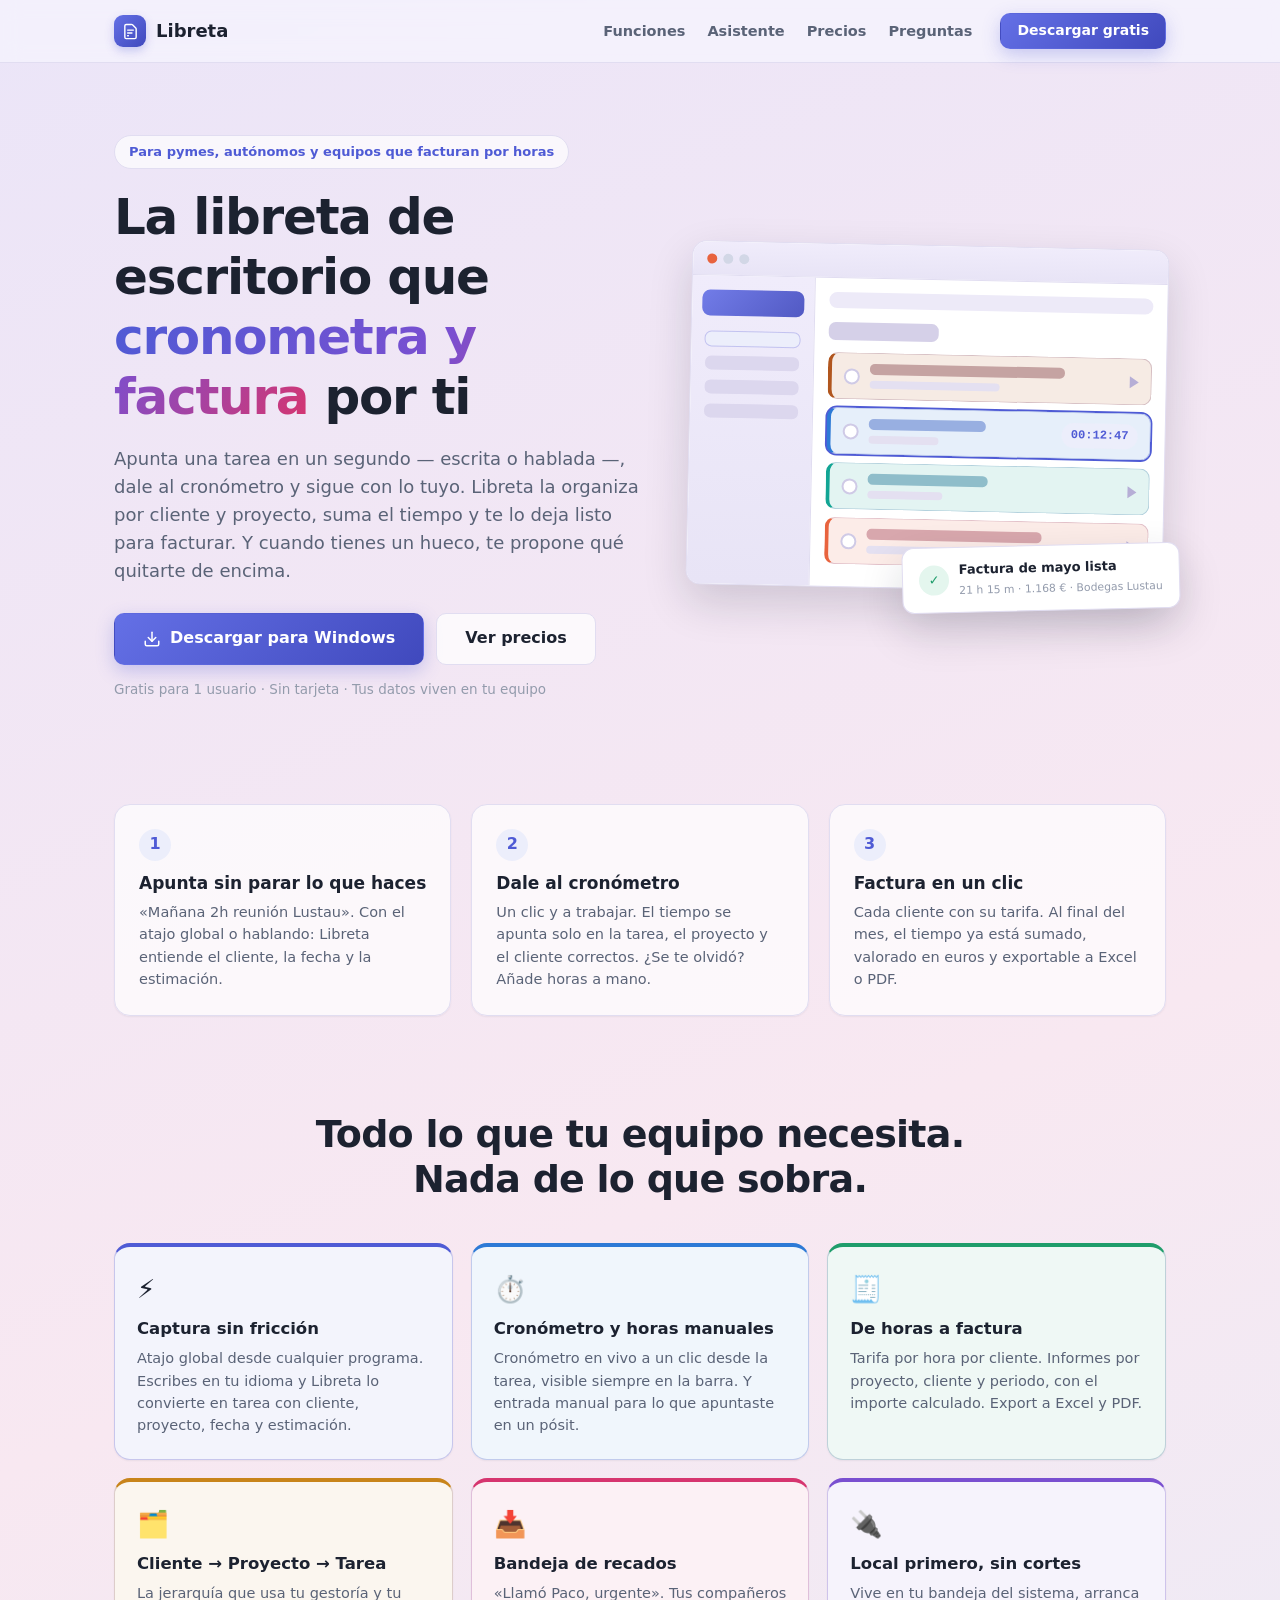
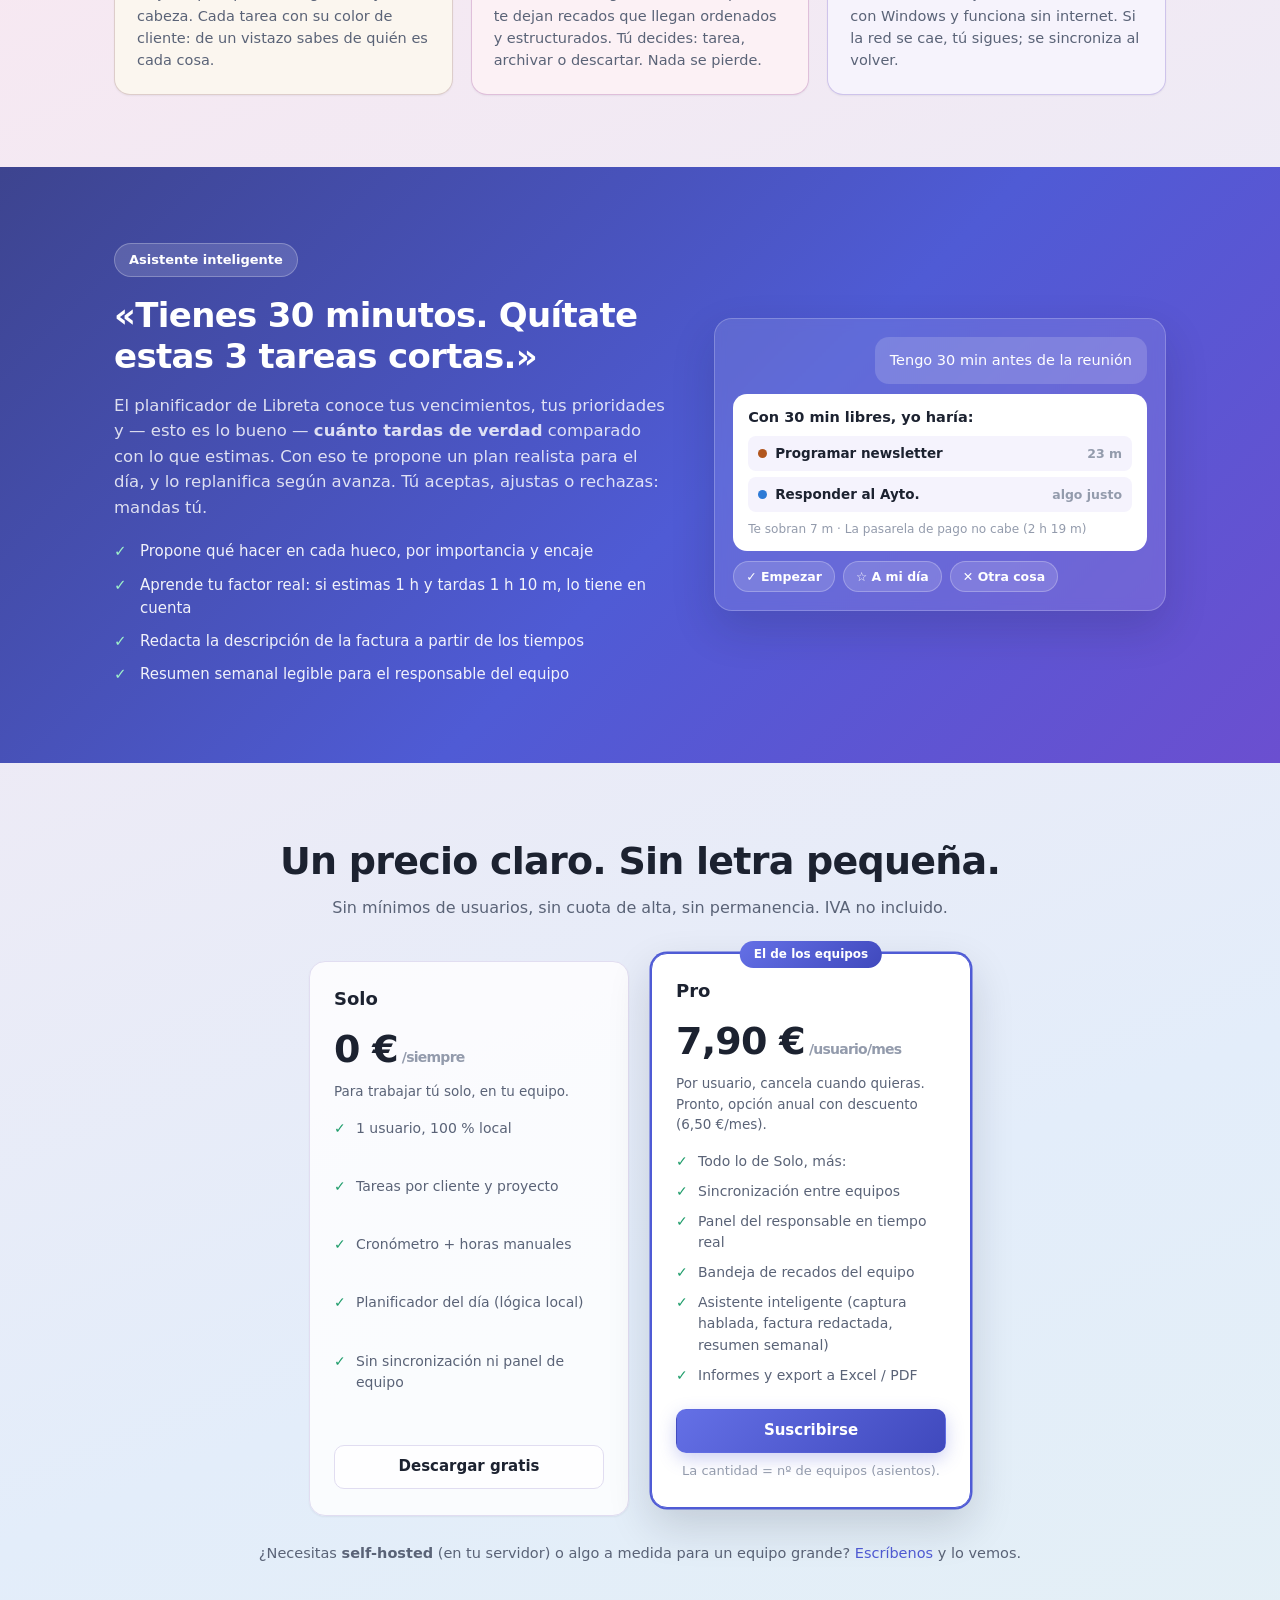
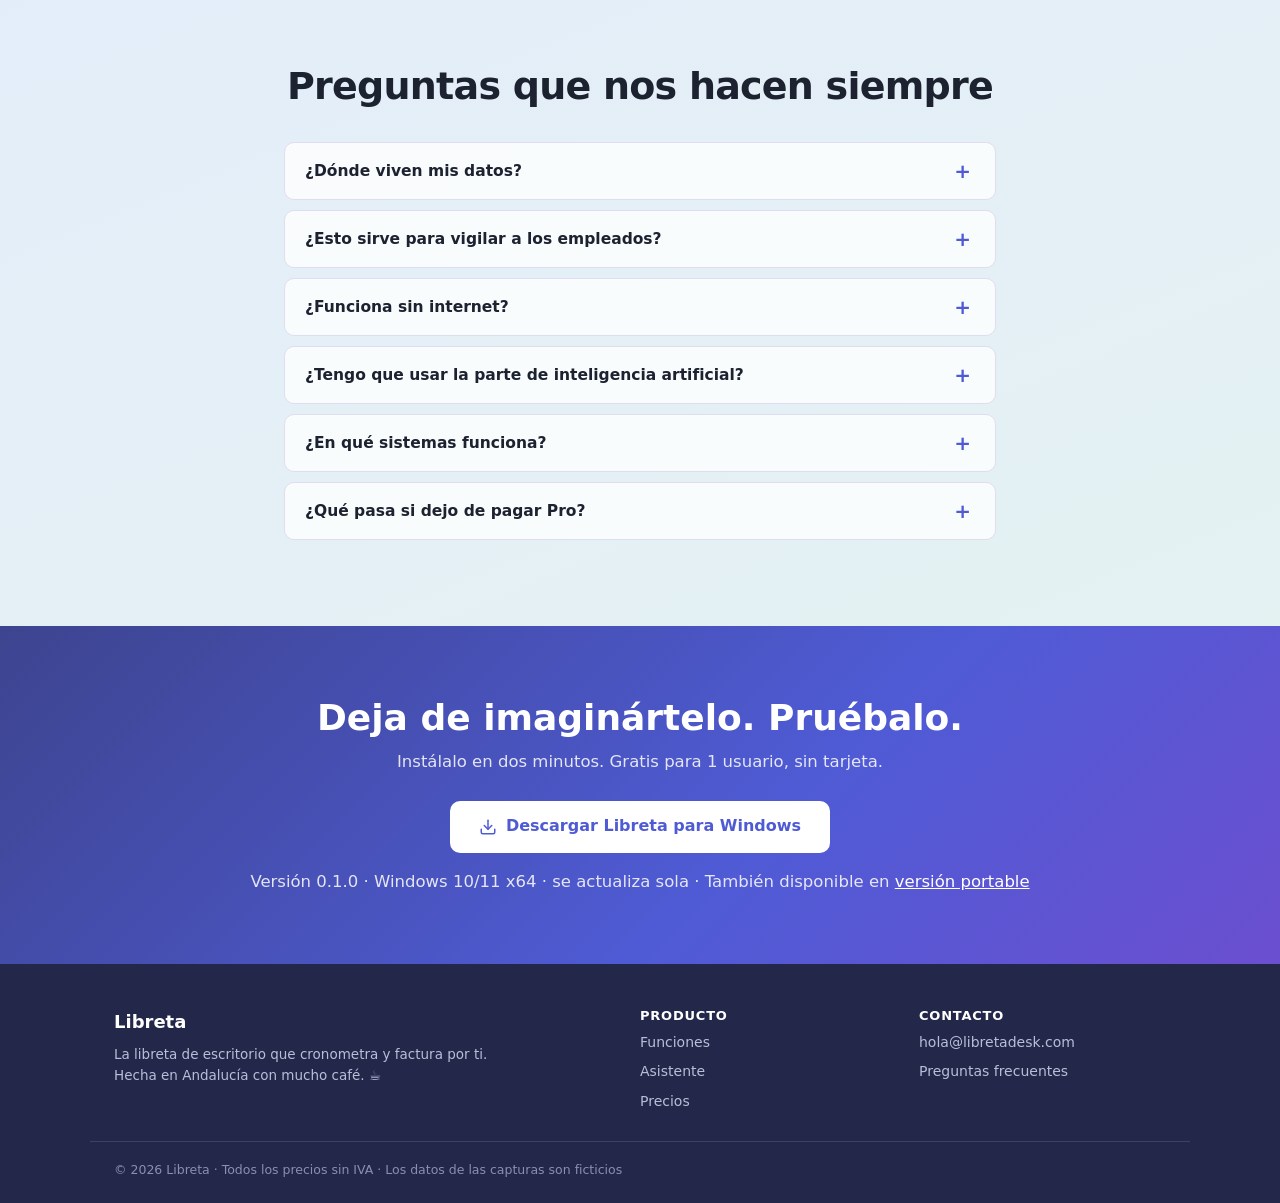
<file: index.html>
<!doctype html>
<html lang="es">
<head>
  <meta charset="UTF-8" />
  <meta name="viewport" content="width=device-width, initial-scale=1.0" />
  <title>Libreta — La libreta de escritorio que cronometra y factura por ti</title>
  <meta name="description" content="Libreta es la app de escritorio para pymes que captura tareas sin fricción, las organiza por cliente y proyecto, cronometra el tiempo y lo convierte en factura. Con un asistente que te propone cómo aprovechar el día." />
  <link rel="stylesheet" href="styles.css" />
  <link rel="icon" type="image/svg+xml" href="favicon.svg" />
</head>
<body>

  <!-- ============ NAV ============ -->
  <header class="nav">
    <div class="container nav__inner">
      <a class="nav__brand" href="#">
        <span class="nav__logo" aria-hidden="true">
          <svg viewBox="0 0 24 24" fill="none" stroke="currentColor" stroke-width="2" stroke-linecap="round" stroke-linejoin="round"><path d="M13.4 2H6a2 2 0 0 0-2 2v16a2 2 0 0 0 2 2h12a2 2 0 0 0 2-2V8.6a2 2 0 0 0-.59-1.41l-4.6-4.6A2 2 0 0 0 13.4 2z"/><path d="M8 18h1"/><path d="M8 14h6"/><path d="M8 10h8"/></svg>
        </span>
        Libreta
      </a>
      <nav class="nav__links" aria-label="Secciones">
        <a href="#funciones">Funciones</a>
        <a href="#asistente">Asistente</a>
        <a href="#precios">Precios</a>
        <a href="#faq">Preguntas</a>
      </nav>
      <a class="btn btn--primary btn--sm" href="#descargar">Descargar gratis</a>
    </div>
  </header>

  <!-- ============ HERO ============ -->
  <section class="hero">
    <div class="container hero__inner">
      <div class="hero__copy">
        <span class="pill">Para pymes, autónomos y equipos que facturan por horas</span>
        <h1>La libreta de escritorio que <em>cronometra y factura</em> por ti</h1>
        <p class="hero__lede">
          Apunta una tarea en un segundo — escrita o hablada —, dale al cronómetro y sigue con lo tuyo.
          Libreta la organiza por cliente y proyecto, suma el tiempo y te lo deja listo para facturar.
          Y cuando tienes un hueco, te propone qué quitarte de encima.
        </p>
        <div class="hero__cta">
          <a class="btn btn--primary btn--lg" href="#descargar">
            <svg viewBox="0 0 24 24" fill="none" stroke="currentColor" stroke-width="2" stroke-linecap="round" stroke-linejoin="round" width="18" height="18"><path d="M21 15v4a2 2 0 0 1-2 2H5a2 2 0 0 1-2-2v-4"/><polyline points="7 10 12 15 17 10"/><line x1="12" y1="15" x2="12" y2="3"/></svg>
            Descargar para Windows
          </a>
          <a class="btn btn--ghost btn--lg" href="#precios">Ver precios</a>
        </div>
        <p class="hero__note">Gratis para 1 usuario · Sin tarjeta · Tus datos viven en tu equipo</p>
      </div>

      <!-- Mockup de la app en CSS puro -->
      <div class="hero__mock" aria-hidden="true">
        <div class="mock">
          <div class="mock__titlebar"><i></i><i></i><i></i></div>
          <div class="mock__body">
            <div class="mock__rail">
              <div class="mock__brand"></div>
              <div class="mock__navitem mock__navitem--on"></div>
              <div class="mock__navitem"></div>
              <div class="mock__navitem"></div>
              <div class="mock__navitem"></div>
            </div>
            <div class="mock__main">
              <div class="mock__search"></div>
              <div class="mock__h1"></div>
              <div class="mock__task" style="--mc:#b1561e"><span class="mock__chk"></span><div><b></b><u style="width:52%"></u></div><span class="mock__play"></span></div>
              <div class="mock__task mock__task--run" style="--mc:#2d7ad6"><span class="mock__chk"></span><div><b style="width:64%"></b><u style="width:38%"></u></div><span class="mock__timer">00:12:47</span></div>
              <div class="mock__task" style="--mc:#12a594"><span class="mock__chk"></span><div><b style="width:48%"></b><u style="width:30%"></u></div><span class="mock__play"></span></div>
              <div class="mock__task" style="--mc:#e8633e"><span class="mock__chk"></span><div><b style="width:70%"></b><u style="width:44%"></u></div><span class="mock__play"></span></div>
            </div>
          </div>
        </div>
        <div class="mock__toast">
          <span class="mock__toast-ico">✓</span>
          <div><strong>Factura de mayo lista</strong><br/><small>21 h 15 m · 1.168 € · Bodegas Lustau</small></div>
        </div>
      </div>
    </div>
  </section>

  <!-- ============ PASOS ============ -->
  <section class="steps">
    <div class="container steps__grid">
      <div class="step">
        <span class="step__num">1</span>
        <h3>Apunta sin parar lo que haces</h3>
        <p>«Mañana 2h reunión Lustau». Con el atajo global o hablando: Libreta entiende el cliente, la fecha y la estimación.</p>
      </div>
      <div class="step">
        <span class="step__num">2</span>
        <h3>Dale al cronómetro</h3>
        <p>Un clic y a trabajar. El tiempo se apunta solo en la tarea, el proyecto y el cliente correctos. ¿Se te olvidó? Añade horas a mano.</p>
      </div>
      <div class="step">
        <span class="step__num">3</span>
        <h3>Factura en un clic</h3>
        <p>Cada cliente con su tarifa. Al final del mes, el tiempo ya está sumado, valorado en euros y exportable a Excel o PDF.</p>
      </div>
    </div>
  </section>

  <!-- ============ FUNCIONES ============ -->
  <section class="features" id="funciones">
    <div class="container">
      <h2 class="section-title">Todo lo que tu equipo necesita.<br/>Nada de lo que sobra.</h2>
      <div class="features__grid">
        <article class="feature" style="--fc:#4f5bd5">
          <span class="feature__ico">⚡</span>
          <h3>Captura sin fricción</h3>
          <p>Atajo global desde cualquier programa. Escribes en tu idioma y Libreta lo convierte en tarea con cliente, proyecto, fecha y estimación.</p>
        </article>
        <article class="feature" style="--fc:#2d7ad6">
          <span class="feature__ico">⏱️</span>
          <h3>Cronómetro y horas manuales</h3>
          <p>Cronómetro en vivo a un clic desde la tarea, visible siempre en la barra. Y entrada manual para lo que apuntaste en un pósit.</p>
        </article>
        <article class="feature" style="--fc:#1f9d6b">
          <span class="feature__ico">🧾</span>
          <h3>De horas a factura</h3>
          <p>Tarifa por hora por cliente. Informes por proyecto, cliente y periodo, con el importe calculado. Export a Excel y PDF.</p>
        </article>
        <article class="feature" style="--fc:#c8841a">
          <span class="feature__ico">🗂️</span>
          <h3>Cliente → Proyecto → Tarea</h3>
          <p>La jerarquía que usa tu gestoría y tu cabeza. Cada tarea con su color de cliente: de un vistazo sabes de quién es cada cosa.</p>
        </article>
        <article class="feature" style="--fc:#d6356f">
          <span class="feature__ico">📥</span>
          <h3>Bandeja de recados</h3>
          <p>«Llamó Paco, urgente». Tus compañeros te dejan recados que llegan ordenados y estructurados. Tú decides: tarea, archivar o descartar. Nada se pierde.</p>
        </article>
        <article class="feature" style="--fc:#7a4fd0">
          <span class="feature__ico">🔌</span>
          <h3>Local primero, sin cortes</h3>
          <p>Vive en tu bandeja del sistema, arranca con Windows y funciona sin internet. Si la red se cae, tú sigues; se sincroniza al volver.</p>
        </article>
      </div>
    </div>
  </section>

  <!-- ============ ASISTENTE ============ -->
  <section class="assistant" id="asistente">
    <div class="container assistant__inner">
      <div class="assistant__copy">
        <span class="pill pill--invert">Asistente inteligente</span>
        <h2>«Tienes 30 minutos. Quítate estas 3 tareas cortas.»</h2>
        <p>
          El planificador de Libreta conoce tus vencimientos, tus prioridades y — esto es lo bueno —
          <strong>cuánto tardas de verdad</strong> comparado con lo que estimas. Con eso te propone un plan
          realista para el día, y lo replanifica según avanza. Tú aceptas, ajustas o rechazas: mandas tú.
        </p>
        <ul class="assistant__list">
          <li>Propone qué hacer en cada hueco, por importancia y encaje</li>
          <li>Aprende tu factor real: si estimas 1&nbsp;h y tardas 1&nbsp;h 10&nbsp;m, lo tiene en cuenta</li>
          <li>Redacta la descripción de la factura a partir de los tiempos</li>
          <li>Resumen semanal legible para el responsable del equipo</li>
        </ul>
      </div>
      <div class="assistant__demo" aria-hidden="true">
        <div class="chat">
          <div class="chat__bubble chat__bubble--user">Tengo 30 min antes de la reunión</div>
          <div class="chat__bubble chat__bubble--ai">
            <strong>Con 30 min libres, yo haría:</strong>
            <div class="chat__task"><span style="--mc:#b1561e"></span>Programar newsletter <em>23 m</em></div>
            <div class="chat__task"><span style="--mc:#2d7ad6"></span>Responder al Ayto. <em>algo justo</em></div>
            <small>Te sobran 7 m · La pasarela de pago no cabe (2 h 19 m)</small>
          </div>
          <div class="chat__actions"><span>✓ Empezar</span><span>☆ A mi día</span><span>✕ Otra cosa</span></div>
        </div>
      </div>
    </div>
  </section>

  <!-- ============ PRECIOS ============ -->
  <section class="pricing" id="precios">
    <div class="container">
      <h2 class="section-title">Un precio claro. Sin letra pequeña.</h2>
      <p class="pricing__sub">Sin mínimos de usuarios, sin cuota de alta, sin permanencia. IVA no incluido.</p>
      <div class="pricing__grid">

        <article class="price">
          <h3>Solo</h3>
          <div class="price__amount">0 €<span>/siempre</span></div>
          <p class="price__pitch">Para trabajar tú solo, en tu equipo.</p>
          <ul>
            <li>1 usuario, 100 % local</li>
            <li>Tareas por cliente y proyecto</li>
            <li>Cronómetro + horas manuales</li>
            <li>Planificador del día (lógica local)</li>
            <li>Sin sincronización ni panel de equipo</li>
          </ul>
          <a class="btn btn--ghost btn--block" href="#descargar">Descargar gratis</a>
        </article>

        <article class="price price--star">
          <span class="price__badge">El de los equipos</span>
          <h3>Pro</h3>
          <div class="price__amount">7,90 €<span>/usuario/mes</span></div>
          <p class="price__pitch">Por usuario, cancela cuando quieras. Pronto, opción anual con descuento (6,50 €/mes).</p>
          <ul>
            <li>Todo lo de Solo, más:</li>
            <li>Sincronización entre equipos</li>
            <li>Panel del responsable en tiempo real</li>
            <li>Bandeja de recados del equipo</li>
            <li>Asistente inteligente (captura hablada, factura redactada, resumen semanal)</li>
            <li>Informes y export a Excel / PDF</li>
          </ul>
          <!-- TODO: enlaces LIVE antes de lanzar. Falta recrear el Payment Link ANUAL (el anterior daba 404). -->
          <a class="btn btn--primary btn--block" href="https://buy.stripe.com/test_fZu28s2HPgXSass1BQdIA01" target="_blank" rel="noopener">Suscribirse</a>
          <p style="text-align:center; margin:8px 0 0; font-size:13px; color:var(--text-faint);">
            La cantidad = nº de equipos (asientos).
          </p>
        </article>

      </div>
      <p class="pricing__foot">
        ¿Necesitas <strong>self-hosted</strong> (en tu servidor) o algo a medida para un equipo grande?
        <a href="mailto:hola@libretadesk.com?subject=Libreta%20a%20medida">Escríbenos</a> y lo vemos.
      </p>
    </div>
  </section>

  <!-- ============ FAQ ============ -->
  <section class="faq" id="faq">
    <div class="container faq__inner">
      <h2 class="section-title">Preguntas que nos hacen siempre</h2>

      <details>
        <summary>¿Dónde viven mis datos?</summary>
        <p>En tu equipo. Libreta es <strong>local primero</strong>: todo funciona sin internet y la sincronización es un extra, no una obligación. Con el plan Empresa, además, el servidor es el tuyo — tus datos no salen de tu casa.</p>
      </details>
      <details>
        <summary>¿Esto sirve para vigilar a los empleados?</summary>
        <p>No, y no queremos que sirva. Libreta es una herramienta de <strong>productividad y facturación</strong>: el cronómetro lo controla cada persona y el panel del responsable muestra el avance del trabajo, no capturas de pantalla ni actividad del teclado. Diseñada para encajar con el RGPD y el Estatuto de los Trabajadores.</p>
      </details>
      <details>
        <summary>¿Funciona sin internet?</summary>
        <p>Sí. Anota, cronometra y planifica offline. Cuando vuelve la conexión, los cambios se sincronizan solos en segundo plano.</p>
      </details>
      <details>
        <summary>¿Tengo que usar la parte de inteligencia artificial?</summary>
        <p>No. El planificador básico funciona con lógica local, sin IA y sin coste. El asistente (captura hablada, factura redactada, resúmenes) va incluido en Pro; en Empresa self-hosted usas tu propia clave de API y controlas el gasto al céntimo.</p>
      </details>
      <details>
        <summary>¿En qué sistemas funciona?</summary>
        <p>La app de escritorio es para <strong>Windows</strong> (10/11, 64 bits). El panel del responsable es web y funciona en cualquier navegador. macOS y Linux están en la hoja de ruta.</p>
      </details>
      <details>
        <summary>¿Qué pasa si dejo de pagar Pro?</summary>
        <p>Nada dramático: tus datos son tuyos y siguen en tu equipo. Pierdes la sincronización, el panel y el asistente, pero la app local sigue funcionando con el plan Solo.</p>
      </details>
    </div>
  </section>

  <!-- ============ DESCARGA / CTA FINAL ============ -->
  <section class="cta" id="descargar">
    <div class="container cta__inner">
      <h2>Deja de imaginártelo. Pruébalo.</h2>
      <p>Instálalo en dos minutos. Gratis para 1 usuario, sin tarjeta.</p>
      <div class="cta__buttons">
        <a class="btn btn--invert btn--lg" href="https://github.com/lopera606/libreta-updates/releases/latest/download/Libreta-Setup.exe">
          <svg viewBox="0 0 24 24" fill="none" stroke="currentColor" stroke-width="2" stroke-linecap="round" stroke-linejoin="round" width="18" height="18"><path d="M21 15v4a2 2 0 0 1-2 2H5a2 2 0 0 1-2-2v-4"/><polyline points="7 10 12 15 17 10"/><line x1="12" y1="15" x2="12" y2="3"/></svg>
          Descargar Libreta para Windows
        </a>
      </div>
      <p class="cta__note">Versión 0.1.0 · Windows 10/11 x64 · se actualiza sola · También disponible en <a href="https://github.com/lopera606/libreta-updates/releases/latest" target="_blank" rel="noopener">versión portable</a></p>
    </div>
  </section>

  <!-- ============ FOOTER ============ -->
  <footer class="footer">
    <div class="container footer__inner">
      <div class="footer__brand">
        <strong>Libreta</strong>
        <p>La libreta de escritorio que cronometra y factura por ti.<br/>Hecha en Andalucía con mucho café. ☕</p>
      </div>
      <div class="footer__col">
        <h4>Producto</h4>
        <a href="#funciones">Funciones</a>
        <a href="#asistente">Asistente</a>
        <a href="#precios">Precios</a>
      </div>
      <div class="footer__col">
        <h4>Contacto</h4>
        <a href="mailto:hola@libretadesk.com">hola@libretadesk.com</a>
        <a href="#faq">Preguntas frecuentes</a>
      </div>
    </div>
    <div class="container footer__legal">
      © <span id="y">2026</span> Libreta · Todos los precios sin IVA · Los datos de las capturas son ficticios
    </div>
  </footer>

  <script>document.getElementById('y').textContent = new Date().getFullYear();</script>
</body>
</html>
</file>
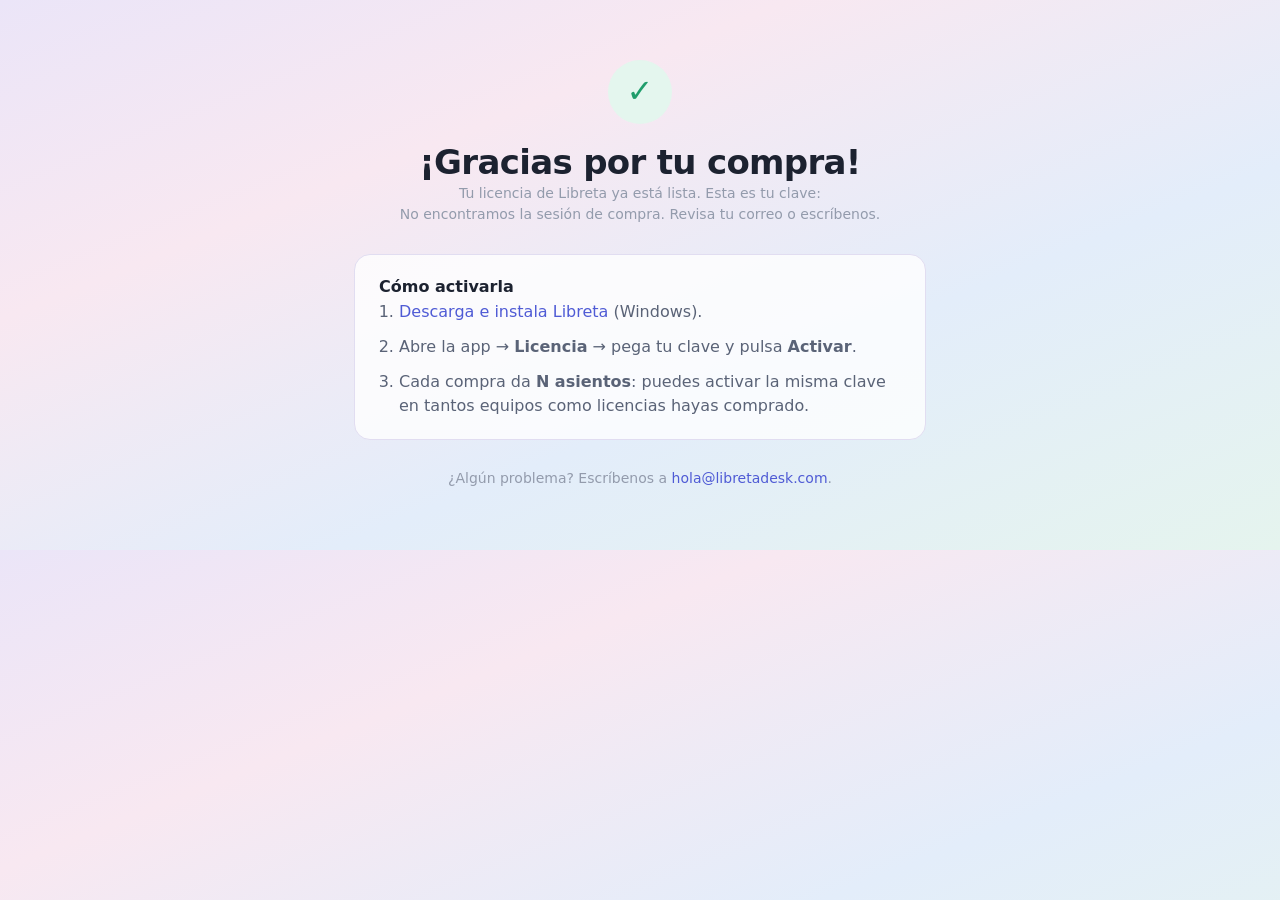
<file: gracias.html>
<!doctype html>
<html lang="es">
<head>
  <meta charset="UTF-8" />
  <meta name="viewport" content="width=device-width, initial-scale=1.0" />
  <title>¡Gracias! · Libreta</title>
  <meta name="robots" content="noindex" />
  <link rel="stylesheet" href="styles.css" />
  <link rel="icon" type="image/svg+xml" href="favicon.svg" />
  <style>
    .gr { max-width: 620px; margin: 0 auto; padding: 60px 24px; text-align: center; }
    .gr__badge { width: 64px; height: 64px; border-radius: 50%; background: #e4f6ee; color: var(--green);
      display: inline-flex; align-items: center; justify-content: center; font-size: 32px; margin-bottom: 18px; }
    .gr h1 { font-size: clamp(26px, 4vw, 34px); letter-spacing: -0.02em; }
    .gr__key { display: flex; gap: 10px; align-items: center; justify-content: center; margin: 22px 0 8px; flex-wrap: wrap; }
    .gr__key code { font-family: 'Cascadia Code', Consolas, monospace; font-size: 20px; font-weight: 700;
      letter-spacing: 1px; background: #fff; border: 1px solid var(--border); border-radius: 10px;
      padding: 12px 18px; color: var(--accent); }
    .gr__steps { text-align: left; background: rgba(255,255,255,0.8); border: 1px solid var(--border);
      border-radius: 16px; padding: 20px 24px; margin: 28px 0; }
    .gr__steps ol { margin: 0; padding-left: 20px; display: grid; gap: 10px; color: var(--text-soft); }
    .gr__muted { color: var(--text-faint); font-size: 14px; }
    .gr__spin { display: inline-block; width: 22px; height: 22px; border: 3px solid var(--border-strong);
      border-top-color: var(--accent); border-radius: 50%; animation: spin 0.8s linear infinite; }
    @keyframes spin { to { transform: rotate(360deg); } }
  </style>
</head>
<body>
  <div class="gr">
    <div class="gr__badge">✓</div>
    <h1>¡Gracias por tu compra!</h1>
    <p class="gr__muted">Tu licencia de Libreta ya está lista. Esta es tu clave:</p>

    <div id="estado">
      <div class="gr__key"><span class="gr__spin" aria-label="Cargando"></span></div>
      <p class="gr__muted">Preparando tu licencia…</p>
    </div>

    <div class="gr__steps">
      <strong>Cómo activarla</strong>
      <ol>
        <li><a href="https://github.com/lopera606/libreta-updates/releases/latest/download/Libreta-Setup.exe">Descarga e instala Libreta</a> (Windows).</li>
        <li>Abre la app → <strong>Licencia</strong> → pega tu clave y pulsa <strong>Activar</strong>.</li>
        <li>Cada compra da <strong>N asientos</strong>: puedes activar la misma clave en tantos equipos como licencias hayas comprado.</li>
      </ol>
    </div>

    <p class="gr__muted">¿Algún problema? Escríbenos a <a href="mailto:hola@libretadesk.com">hola@libretadesk.com</a>.</p>
  </div>

  <script>
    // La verdad de la licencia vive en el Worker (/api). Esta pagina solo la muestra.
    const API_BASE = 'https://api.libretadesk.com/api'; // el Worker vive en el subdominio api.
    const params = new URLSearchParams(location.search);
    const sessionId = params.get('session_id');
    const cont = document.getElementById('estado');

    function pinta(html) { cont.innerHTML = html; }

    function claveHTML(key) {
      return `<div class="gr__key">
          <code id="lic">${key}</code>
          <button class="btn btn--ghost btn--sm" onclick="copiar()">Copiar</button>
        </div>`;
    }
    window.copiar = () => {
      const t = document.getElementById('lic')?.textContent || '';
      navigator.clipboard?.writeText(t);
    };

    async function cargar(intentos = 0) {
      if (!sessionId) {
        pinta('<p class="gr__muted">No encontramos la sesión de compra. Revisa tu correo o escríbenos.</p>');
        return;
      }
      try {
        const r = await fetch(`${API_BASE}/checkout?session_id=${encodeURIComponent(sessionId)}`);
        const d = await r.json();
        if (d.ok && d.key) {
          pinta(claveHTML(d.key) + `<p class="gr__muted">Guárdala. También te la enviamos por correo.</p>`);
          return;
        }
        // el webhook puede tardar unos segundos; reintenta
        if (intentos < 10) {
          pinta('<div class="gr__key"><span class="gr__spin"></span></div><p class="gr__muted">Confirmando el pago…</p>');
          setTimeout(() => cargar(intentos + 1), 2000);
        } else {
          pinta('<p class="gr__muted">Tu pago se está procesando. En unos minutos te llegará la clave por correo.</p>');
        }
      } catch (e) {
        pinta('<p class="gr__muted">No pudimos cargar la clave ahora mismo. Te llegará por correo; o escríbenos.</p>');
      }
    }
    cargar();
  </script>
</body>
</html>
</file>
<file: styles.css>
/* ===== Libreta — landing. Misma identidad que la app: indigo + pasteles. ===== */

*, *::before, *::after { box-sizing: border-box; }

:root {
  --accent: #4f5bd5;
  --accent-hover: #4049bd;
  --accent-soft: #eceefb;
  --accent-ring: rgba(79, 91, 213, 0.28);
  --text: #1c2230;
  --text-soft: #5a6377;
  --text-faint: #939bac;
  --bg: #e6e4f4;
  --bg-grad: linear-gradient(158deg, #ebe5f8 0%, #f8e8f1 30%, #e3edfa 64%, #e5f4ee 100%);
  --surface: #ffffff;
  --surface-soft: #f5f3fd;
  --border: #e1ddf1;
  --green: #1f9d6b;
  --r-md: 10px;
  --r-lg: 16px;
  --r-pill: 999px;
  --sh-sm: 0 1px 2px rgba(20, 27, 45, 0.06);
  --sh-md: 0 4px 14px rgba(20, 27, 45, 0.08);
  --sh-lg: 0 18px 44px rgba(20, 27, 45, 0.16);
  --font: 'Segoe UI', system-ui, -apple-system, 'Helvetica Neue', Arial, sans-serif;
}

html { scroll-behavior: smooth; }

body {
  margin: 0;
  font-family: var(--font);
  color: var(--text);
  background: var(--bg-grad), var(--bg);
  font-size: 16px;
  line-height: 1.55;
  -webkit-font-smoothing: antialiased;
}

h1, h2, h3, h4 { margin: 0; line-height: 1.2; font-weight: 700; }
p { margin: 0; }
a { color: var(--accent); text-decoration: none; }
ul { margin: 0; padding: 0; list-style: none; }

.container { max-width: 1100px; margin: 0 auto; padding: 0 24px; }

.section-title {
  font-size: clamp(26px, 4vw, 38px);
  text-align: center;
  letter-spacing: -0.02em;
}

/* ===== Botones ===== */
.btn {
  display: inline-flex;
  align-items: center;
  justify-content: center;
  gap: 9px;
  height: 44px;
  padding: 0 22px;
  border: 1px solid transparent;
  border-radius: var(--r-md);
  font-weight: 600;
  font-size: 15px;
  cursor: pointer;
  transition: transform 0.08s, background 0.15s, box-shadow 0.15s;
  white-space: nowrap;
}
.btn:active { transform: translateY(1px); }
.btn--primary {
  background: linear-gradient(135deg, #6470e6 0%, #4049bd 100%);
  color: #fff;
  box-shadow: 0 6px 18px var(--accent-ring);
}
.btn--primary:hover { background: var(--accent-hover); }
.btn--ghost {
  background: rgba(255, 255, 255, 0.75);
  border-color: var(--border);
  color: var(--text);
}
.btn--ghost:hover { background: #fff; }
.btn--invert {
  background: #fff;
  color: var(--accent);
}
.btn--invert:hover { box-shadow: 0 8px 24px rgba(0, 0, 0, 0.25); }
.btn--lg { height: 52px; padding: 0 28px; font-size: 16px; }
.btn--sm { height: 36px; padding: 0 16px; font-size: 14px; }
.btn--block { width: 100%; }

.pill {
  display: inline-block;
  padding: 6px 14px;
  border-radius: var(--r-pill);
  background: rgba(255, 255, 255, 0.7);
  border: 1px solid var(--border);
  color: var(--accent);
  font-size: 13px;
  font-weight: 650;
  margin-bottom: 18px;
}
.pill--invert { background: rgba(255,255,255,0.14); border-color: rgba(255,255,255,0.25); color: #fff; }

/* ===== Nav ===== */
.nav {
  position: sticky;
  top: 0;
  z-index: 50;
  background: rgba(245, 243, 253, 0.85);
  backdrop-filter: blur(10px);
  border-bottom: 1px solid var(--border);
}
.nav__inner { display: flex; align-items: center; gap: 28px; height: 62px; }
.nav__brand {
  display: flex; align-items: center; gap: 10px;
  font-weight: 750; font-size: 18px; color: var(--text);
}
.nav__logo {
  display: inline-flex; align-items: center; justify-content: center;
  width: 32px; height: 32px; border-radius: 9px;
  background: linear-gradient(135deg, #6470e6 0%, #4049bd 100%);
  color: #fff; box-shadow: 0 4px 10px var(--accent-ring);
}
.nav__logo svg { width: 17px; height: 17px; }
.nav__links { display: flex; gap: 22px; margin-left: auto; }
.nav__links a { color: var(--text-soft); font-weight: 550; font-size: 14.5px; }
.nav__links a:hover { color: var(--text); }

/* ===== Hero ===== */
.hero { padding: 72px 0 40px; overflow: hidden; }
.hero__inner {
  display: grid;
  grid-template-columns: 1.05fr 0.95fr;
  gap: 48px;
  align-items: center;
}
.hero h1 {
  font-size: clamp(32px, 4.6vw, 50px);
  letter-spacing: -0.025em;
  margin-bottom: 18px;
}
.hero h1 em {
  font-style: normal;
  background: linear-gradient(120deg, #4f5bd5, #7a4fd0 60%, #d6356f);
  -webkit-background-clip: text;
  background-clip: text;
  color: transparent;
}
.hero__lede { font-size: 18px; color: var(--text-soft); max-width: 52ch; }
.hero__cta { display: flex; gap: 12px; margin-top: 28px; flex-wrap: wrap; }
.hero__note { margin-top: 14px; font-size: 13.5px; color: var(--text-faint); }

/* Mockup de la app */
.hero__mock { position: relative; }
.mock {
  background: var(--surface);
  border: 1px solid var(--border);
  border-radius: 14px;
  box-shadow: var(--sh-lg);
  overflow: hidden;
  transform: rotate(1.2deg);
}
.mock__titlebar {
  display: flex; gap: 6px; align-items: center;
  height: 34px; padding: 0 14px;
  background: linear-gradient(180deg, #f0ecfb 0%, #e8e4f6 100%);
  border-bottom: 1px solid var(--border);
}
.mock__titlebar i { width: 10px; height: 10px; border-radius: 50%; background: #d2d7e6; }
.mock__titlebar i:first-child { background: #e8633e; }
.mock__body { display: flex; min-height: 300px; }
.mock__rail {
  width: 26%; padding: 14px 10px;
  background: linear-gradient(180deg, #f0ecfb 0%, #e8e4f6 100%);
  border-right: 1px solid var(--border);
}
.mock__brand {
  height: 26px; border-radius: 8px; margin-bottom: 16px;
  background: linear-gradient(135deg, #6470e6, #4049bd);
  opacity: 0.9;
}
.mock__navitem { height: 14px; border-radius: 6px; background: #dcd7ee; margin: 10px 4px; }
.mock__navitem--on { background: var(--accent-soft); outline: 1.5px solid var(--accent-ring); }
.mock__main { flex: 1; padding: 14px; }
.mock__search { height: 16px; border-radius: 8px; background: #edeaf8; margin-bottom: 14px; }
.mock__h1 { height: 18px; width: 34%; border-radius: 7px; background: #d5d0e8; margin-bottom: 12px; }
.mock__task {
  display: flex; align-items: center; gap: 10px;
  padding: 10px 12px; margin-bottom: 8px;
  border-radius: 10px;
  background: color-mix(in srgb, var(--mc) 12%, #ffffff);
  border: 1px solid color-mix(in srgb, var(--mc) 22%, var(--border));
  border-left: 4px solid var(--mc);
}
.mock__task > div { flex: 1; }
.mock__task b { display: block; height: 11px; width: 78%; border-radius: 5px; background: color-mix(in srgb, var(--mc) 34%, #cfcae6); }
.mock__task u { display: block; height: 8px; margin-top: 6px; border-radius: 4px; background: #e4e0f1; }
.mock__chk { width: 16px; height: 16px; border-radius: 50%; border: 2px solid #cfcae6; flex: none; background: #fff; }
.mock__play {
  width: 0; height: 0; flex: none;
  border-top: 6px solid transparent; border-bottom: 6px solid transparent;
  border-left: 9px solid #b6aed6;
}
.mock__task--run { box-shadow: 0 0 0 1.5px var(--accent); }
.mock__timer {
  font-family: 'Cascadia Code', Consolas, monospace;
  font-size: 12px; font-weight: 700; color: var(--accent);
  background: var(--accent-soft); border-radius: 999px; padding: 3px 9px;
}
.mock__toast {
  position: absolute; right: -14px; bottom: -22px;
  display: flex; gap: 10px; align-items: center;
  background: #fff; border: 1px solid var(--border);
  border-radius: 12px; padding: 12px 16px;
  box-shadow: var(--sh-lg);
  font-size: 13px;
  transform: rotate(-1.4deg);
}
.mock__toast small { color: var(--text-faint); }
.mock__toast-ico {
  display: inline-flex; align-items: center; justify-content: center;
  width: 30px; height: 30px; border-radius: 50%;
  background: #e4f6ee; color: var(--green); font-weight: 800;
}

/* ===== Pasos ===== */
.steps { padding: 64px 0 24px; }
.steps__grid { display: grid; grid-template-columns: repeat(3, 1fr); gap: 20px; }
.step {
  background: rgba(255, 255, 255, 0.72);
  border: 1px solid var(--border);
  border-radius: var(--r-lg);
  padding: 24px;
  box-shadow: var(--sh-sm);
}
.step__num {
  display: inline-flex; align-items: center; justify-content: center;
  width: 32px; height: 32px; border-radius: 50%;
  background: var(--accent-soft); color: var(--accent);
  font-weight: 800; margin-bottom: 12px;
}
.step h3 { font-size: 17px; margin-bottom: 8px; }
.step p { color: var(--text-soft); font-size: 14.5px; }

/* ===== Funciones ===== */
.features { padding: 72px 0; }
.features .section-title { margin-bottom: 40px; }
.features__grid { display: grid; grid-template-columns: repeat(3, 1fr); gap: 18px; }
.feature {
  background: color-mix(in srgb, var(--fc) 7%, #ffffff);
  border: 1px solid color-mix(in srgb, var(--fc) 18%, var(--border));
  border-top: 4px solid var(--fc);
  border-radius: var(--r-lg);
  padding: 22px;
  box-shadow: var(--sh-sm);
  transition: transform 0.12s, box-shadow 0.15s;
}
.feature:hover { transform: translateY(-3px); box-shadow: var(--sh-md); }
.feature__ico { font-size: 26px; display: block; margin-bottom: 10px; }
.feature h3 { font-size: 16.5px; margin-bottom: 8px; }
.feature p { color: var(--text-soft); font-size: 14.5px; }

/* ===== Asistente ===== */
.assistant {
  background: linear-gradient(135deg, #3d448f 0%, #4f5bd5 55%, #6b4fd0 100%);
  color: #fff;
  padding: 76px 0;
}
.assistant__inner {
  display: grid; grid-template-columns: 1.1fr 0.9fr;
  gap: 48px; align-items: center;
}
.assistant h2 { font-size: clamp(24px, 3.4vw, 34px); letter-spacing: -0.02em; margin-bottom: 16px; }
.assistant p { color: rgba(255, 255, 255, 0.82); font-size: 16.5px; }
.assistant__list { margin-top: 20px; display: grid; gap: 10px; }
.assistant__list li {
  padding-left: 26px; position: relative;
  color: rgba(255, 255, 255, 0.92); font-size: 15px;
}
.assistant__list li::before {
  content: '✓'; position: absolute; left: 0;
  color: #9ef0c9; font-weight: 800;
}
.chat {
  background: rgba(255, 255, 255, 0.1);
  border: 1px solid rgba(255, 255, 255, 0.22);
  border-radius: 18px;
  padding: 18px;
  backdrop-filter: blur(6px);
  box-shadow: var(--sh-lg);
}
.chat__bubble {
  border-radius: 14px; padding: 12px 15px; font-size: 14.5px; margin-bottom: 10px;
}
.chat__bubble--user {
  background: rgba(255, 255, 255, 0.16); color: #fff;
  width: fit-content; margin-left: auto;
}
.chat__bubble--ai { background: #fff; color: var(--text); }
.chat__bubble--ai strong { display: block; margin-bottom: 8px; }
.chat__bubble--ai small { color: var(--text-faint); display: block; margin-top: 8px; }
.chat__task {
  display: flex; align-items: center; gap: 8px;
  padding: 7px 10px; border-radius: 8px; background: var(--surface-soft);
  margin-bottom: 6px; font-size: 13.5px; font-weight: 550;
}
.chat__task span { width: 9px; height: 9px; border-radius: 50%; background: var(--mc); flex: none; }
.chat__task em { margin-left: auto; font-style: normal; color: var(--text-faint); font-size: 12.5px; }
.chat__actions { display: flex; gap: 8px; }
.chat__actions span {
  font-size: 12.5px; font-weight: 650;
  background: rgba(255, 255, 255, 0.14); border: 1px solid rgba(255, 255, 255, 0.25);
  border-radius: 999px; padding: 5px 12px;
}

/* ===== Precios ===== */
.pricing { padding: 76px 0; }
.pricing__sub { text-align: center; color: var(--text-soft); margin: 12px 0 40px; }
.pricing__grid {
  display: grid; grid-template-columns: repeat(2, minmax(0, 320px));
  justify-content: center;
  gap: 22px; align-items: stretch;
}
.price {
  position: relative;
  background: rgba(255, 255, 255, 0.82);
  border: 1px solid var(--border);
  border-radius: var(--r-lg);
  padding: 26px 24px;
  box-shadow: var(--sh-sm);
  display: flex; flex-direction: column;
}
.price--star {
  background: #fff;
  border-color: var(--accent);
  box-shadow: 0 0 0 1.5px var(--accent), var(--sh-lg);
  transform: translateY(-8px);
}
.price__badge {
  position: absolute; top: -13px; left: 50%; transform: translateX(-50%);
  background: linear-gradient(135deg, #6470e6, #4049bd); color: #fff;
  font-size: 12px; font-weight: 700;
  border-radius: 999px; padding: 4px 14px;
  white-space: nowrap;
}
.price h3 { font-size: 18px; }
.price h3 small { font-size: 12px; color: var(--text-faint); font-weight: 600; margin-left: 6px; }
.price__amount { font-size: 38px; font-weight: 800; letter-spacing: -0.02em; margin: 10px 0 2px; white-space: nowrap; }
.price__amount span { font-size: 14px; font-weight: 600; color: var(--text-faint); margin-left: 4px; }
.price__amount small { font-size: 16px; font-weight: 700; color: var(--text-soft); margin-right: 2px; }
.price__pitch { color: var(--text-soft); font-size: 13.5px; margin-bottom: 16px; }
.price ul { display: grid; gap: 8px; margin-bottom: 22px; flex: 1; }
.price li {
  font-size: 14px; color: var(--text-soft);
  padding-left: 22px; position: relative;
}
.price li::before { content: '✓'; position: absolute; left: 0; color: var(--green); font-weight: 800; }
.pricing__foot { text-align: center; margin-top: 26px; color: var(--text-soft); font-size: 14.5px; }

/* ===== FAQ ===== */
.faq { padding: 24px 0 76px; }
.faq__inner { max-width: 760px; }
.faq .section-title { margin-bottom: 32px; }
.faq details {
  background: rgba(255, 255, 255, 0.8);
  border: 1px solid var(--border);
  border-radius: var(--r-md);
  padding: 0 20px;
  margin-bottom: 10px;
}
.faq summary {
  cursor: pointer; font-weight: 650; font-size: 15.5px;
  padding: 16px 0; list-style: none; position: relative; padding-right: 30px;
}
.faq summary::-webkit-details-marker { display: none; }
.faq summary::after {
  content: '+'; position: absolute; right: 4px; top: 50%; transform: translateY(-50%);
  color: var(--accent); font-size: 20px; font-weight: 700;
}
.faq details[open] summary::after { content: '–'; }
.faq details p { color: var(--text-soft); font-size: 14.5px; padding: 0 0 16px; }

/* ===== CTA final ===== */
.cta {
  background: linear-gradient(135deg, #3d448f 0%, #4f5bd5 60%, #6b4fd0 100%);
  color: #fff;
  padding: 70px 0;
  text-align: center;
}
.cta h2 { font-size: clamp(26px, 3.6vw, 36px); margin-bottom: 10px; }
.cta p { color: rgba(255, 255, 255, 0.85); font-size: 16.5px; }
.cta__buttons { margin-top: 26px; display: flex; justify-content: center; gap: 12px; }
.cta__note { margin-top: 16px; font-size: 13px; color: rgba(255, 255, 255, 0.65); }
.cta__note a { color: #fff; text-decoration: underline; }

/* ===== Footer ===== */
.footer { background: #23284b; color: #b9bdd8; padding: 44px 0 24px; }
.footer__inner {
  display: grid; grid-template-columns: 2fr 1fr 1fr; gap: 32px;
  padding-bottom: 28px; border-bottom: 1px solid rgba(255, 255, 255, 0.12);
}
.footer__brand strong { color: #fff; font-size: 18px; }
.footer__brand p { font-size: 13.5px; margin-top: 8px; }
.footer__col { display: grid; gap: 8px; align-content: start; }
.footer__col h4 { color: #fff; font-size: 13px; text-transform: uppercase; letter-spacing: 0.06em; }
.footer__col a { color: #b9bdd8; font-size: 14px; }
.footer__col a:hover { color: #fff; }
.footer__legal { padding-top: 18px; font-size: 12.5px; color: #8a8fb0; }

/* ===== Responsive ===== */
@media (max-width: 900px) {
  .hero__inner, .assistant__inner { grid-template-columns: 1fr; gap: 36px; }
  .hero { padding-top: 48px; }
  .hero__mock { max-width: 520px; }
  .steps__grid, .features__grid, .pricing__grid { grid-template-columns: 1fr; }
  .price--star { transform: none; }
  .nav__links { display: none; }
  .footer__inner { grid-template-columns: 1fr; }
  .mock__toast { right: 4px; }
}
</file>
